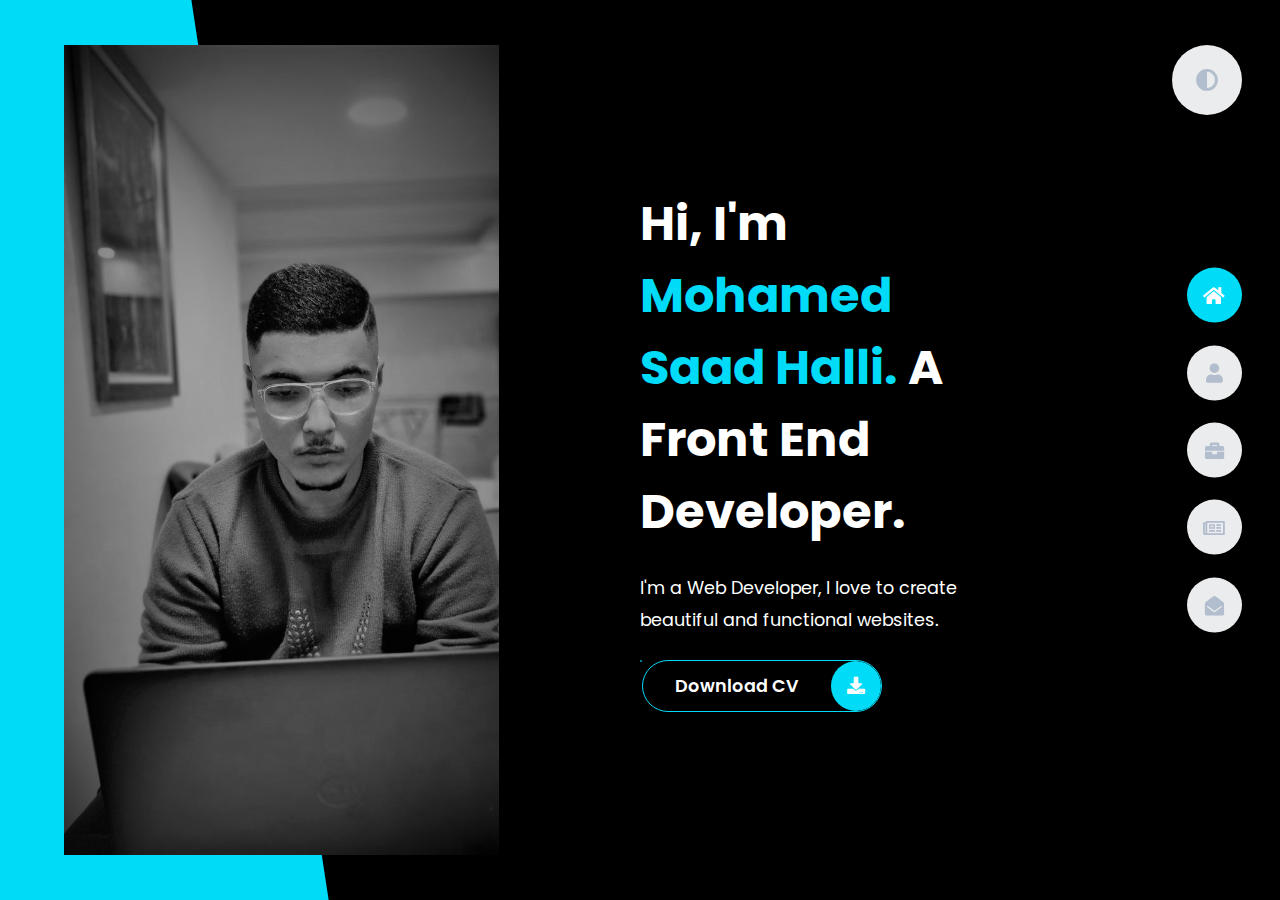
<file: index.html>
<!DOCTYPE html>
<html lang="en">
<head>
    <meta charset="UTF-8">
    <meta http-equiv="X-UA-Compatible" content="IE=edge">
    <meta name="viewport" content="width=device-width, initial-scale=1.0">
    <title>Portfolio</title>
    <link rel="stylesheet" href="styles.css">
    <link rel="preconnect" href="https://fonts.googleapis.com">
    <link rel="preconnect" href="https://fonts.gstatic.com" crossorigin>
    <link rel="stylesheet" href="https://cdnjs.cloudflare.com/ajax/libs/font-awesome/5.15.4/css/all.min.css" integrity="sha512-1ycn6IcaQQ40/MKBW2W4Rhis/DbILU74C1vSrLJxCq57o941Ym01SwNsOMqvEBFlcgUa6xLiPY/NS5R+E6ztJQ==" crossorigin="anonymous" referrerpolicy="no-referrer" />
    <link href="https://fonts.googleapis.com/css2?family=Poppins:wght@400;500;600;700;800&display=swap" rel="stylesheet">
</head>
<body class="main-content">
    <header class="container header active" id="home">
        <div class="header-content">
            <div class="left-header">
                <div class="h-shape"></div>
                <div class="image">
                    <img src="pic saad.JPG" alt="">
                </div>
            </div>
            <div class="right-header">
                <h1 class="name">
                    Hi, I'm <span>Mohamed Saad Halli.</span>
                    A Front End Developer.
                </h1>
                <p>
                    I'm a Web Developer, I love to create beautiful and functional websites.
                    
                </p>
                <div class="btn-con">
                    <a href="" class="main-btn">
                        <a href="MOHAMED SAAD HALLI.pdf" class="main-btn">
                            <span class="btn-text">Download CV</span>
                            <span class="btn-icon"><i class="fas fa-download"></i></span>
                         
                    </a>
                </div>
            </div>
        </div>
    </header>
    <main>
        <section class="container about" id="about">
            <div class="main-title">
                <h2>About <span>me</span><span class="bg-text">About Me</span></h2>
            </div>
            <div class="about-container">
                <div class="left-about">
                    <h4>Information About me</h4>
                    <p>
                        Actually,the developpement help me every day because i'm very passionate with it <br>
            My life is changing thanks to web development <br>I'm only 18 ans my dream is to change and developpe the world.
                    </p>
                    <div class="btn-con">
                        <a href="MOHAMED SAAD HALLI.pdf" class="main-btn">
                            <span href="MOHAMED SAAD HALLI.pdf" class="btn-text">Download MY CV</span>
                            <span class="btn-icon"><i class="fas fa-download"></i></span>
                        </a>
                    </div>
                </div>
                <div class="right-about">
                    <div class="about-item">
                        <div class="abt-text">
                            <p class="large-text">2</p>
                            <p class="small-text">Projects <br /> Completed</p>
                        </div>
                    </div>
                    <div class="about-item">
                        <div class="abt-text">
                            <p class="large-text">1</p>
                            <p class="small-text">Year of <br /> Studiying</p>
                        </div>
                    </div>
                    <div class="about-item">
                        <div class="abt-text">
                            <p class="large-text">2</p>
                            <p class="small-text">Happy <br /> Clients</p>
                        </div>
                    </div>
                    <div class="about-item">
                        <div class="abt-text">
                            <p class="large-text">3</p>
                            <p class="small-text">Customer <br /> reviews</p>
                        </div>
                    </div>
                </div>
            </div>
            <div class="about-stats">
                <h4 class="stat-title">My Skills</h4>
                <div class="progress-bars">
                    <div class="progress-bar">
                        <p class="prog-title">html</p>
                        <div class="progress-con">
                            <p class="prog-text">90%</p>
                            <div class="progress">
                                <span class="html"></span>
                            </div>
                        </div>
                    </div>
                    <div class="progress-bar">
                        <p class="prog-title">css</p>
                        <div class="progress-con">
                            <p class="prog-text">90%</p>
                            <div class="progress">
                                <span class="css"></span>
                            </div>
                        </div>
                    </div>
                    <div class="progress-bar">
                        <p class="prog-title">javascript</p>
                        <div class="progress-con">
                            <p class="prog-text">65%</p>
                            <div class="progress">
                                <span class="js"></span>
                            </div>
                        </div>
                    </div>
                   
                    
                    <div class="progress-bar">
                        <p class="prog-title">Python</p>
                        <div class="progress-con">
                            <p class="prog-text">50%</p>
                            <div class="progress">
                                <span class="python"></span>
                            </div>
                        </div>
                    </div>
                </div>
            </div>
            <h4 class="stat-title">My Timeline</h4>
            <div class="timeline">
                <div class="timeline-item">
                    <div class="tl-icon">
                        <i class="fas fa-briefcase"></i>
                    </div>
                    <p class="tl-duration">2021 - 2022</p>
                    <h5>Baccalaureat Degree<span> - Groupe Scolaire Alexandre</span></h5>
                    <p>
                        In this year i hade my first certificate , after I decided to study my lovely and favourite section.<em>"developpement digital"</em>
                    </p>
                </div>
                <
        </section>
        <section class="container" id="portfolio">
            <div class="main-title">
                <h2>My <span>logos Designes</span><span class="bg-text">My logos Designes</span></h2>
            </div>
            <p class="port-text">
                Here is some of my favourite logos
                Designed By Me .
            </p>
            <div class="portfolios">
                <div class="portfolio-item">
                    <div class="image">
                        <img src="port1.jpg" alt="">
                    </div>
                    <div class="hover-items">
                        <h3>I love Designes❤</h3>
                        
                    </div>
                </div>
                <div class="portfolio-item">
                    <div class="image">
                        <img src="port2.jpg" alt="">
                    </div>
                    <div class="hover-items">
                        <h3>I love Designes❤</h3>
                        
                    </div>
                </div>
                <div class="portfolio-item">
                    <div class="image">
                        <img src="port3.jpg" alt="">
                    </div>
                    <div class="hover-items">
                        <h3>I love Designes❤</h3>
                       
                    </div>
                </div>
                
            </div>
        </section>
        <section class="container" id="blogs">
            <div class="blogs-content">
                <div class="main-title">
                    <h2>My <span>Advices</span><span class="bg-text">My Advices</span></h2>
                </div>
                <div class="blogs">
                    <div class="blog">
                        <img src="blog3.jpg" alt="">
                        <div class="blog-text">
                            <h4>
                                How to Create Your Own Website
                            </h4>
                            <p>
                                <em>1-Start with a simple site plan:</em>
                                Grab a piece of paper and map out the pages you want in your main navigation menu. List any other subpages and where they’ll go. This will help you stay organized and show you the pieces of content you need before you start building.<br>
                                <em>2-Keep your navigation menu short:</em>
                                Related to the site plan, you want to make sure your DIY website doesn’t have too many options in the menu. A menu bar that overflows onto two lines or has a lot of submenus is confusing and hard to use. A good rule of thumb is to have no more than 5-7 pages in your top navigation menu. Your website will look more streamlined and your customers will have an easier time finding what they need—a win/win.<br>
                                <em>3-Think about your audience:</em>
                                If you know specifically who you are trying to reach, you can create a website that’s targeted to what they need. Defining who your website is for (and not for) will make it easier to create a focused, successful do it yourself website. And remember, your audience probably isn’t “everyone”—that goal would be too broad.<br>
                                <em>4. Make your own logo:</em>
                                A logo is an important piece of branding for your DIY website. It helps make your business recognizable, and it’s something you can use on your social media profiles, product packaging, and print materials too. Use Jimdo’s Logo Creator to make one yourself, and put it right in your website’s logo area.
                            </p>
                        </div>
                    </div>
                    <div class="blog">
                        <img src="blog1.jpg" alt="">
                        <div class="blog-text">
                            <h4>
                                How to Become an Expert in Web Design
                            </h4>
                            <p>
                                It will be hard to work in the web design industry without knowing any of the programming languages. Of course, it’s possible to create a website using website builders like Wix or Squarespace. But you will struggle to know the possibilities of the web when you work only with site builders. Knowing how to code will give you a lot of benefits. For example, you’ll be able to form a much more accurate idea of whether or not your design is technically feasible.

                                You need to have the necessary skills in HTML (Hypertext Markup Language) and CSS (Cascading Style Sheets). HTML sets the structure and content of the page, while CSS defines the styling options. I recommend tutorials by W3schools: tutorial on HTML andtutorial on CSS.
                                
                                It’s also preferable to learn JavaScript — it’s one of the most in-demand programming languages. It’ll be much easier to create advances in websites using JavaScript. Major learning platforms provide access to JavaScript courses for free. Check it out an introduction to JavaScript courses by Codecademy and Udacity.
                            </p>
                        </div>
                    </div>
                    <div class="blog">
                        <img src="blog2.jpg" alt="">
                        <div class="blog-text">
                            <h4>
                                Become a Web Designer in 10 Days
                            </h4>
                            <p>
                                Learning web development is a cycle that never ends and you can’t make something useful in 10 days, unless you already have some experience with some web concepts or want to dedicate more than 10 days to it. Not getting what you expect may make you want to quit but don’t despair (despite other answers).

                                The best way for me to learn something is getting your hands dirty with some project or anything I can apply it, so build a website, choose any topic of your like and do the following:
                                
                                1-Install tools that don’t require for you to code (yet, at most follow a recipe), and that can work out of the box, for example you can install docker and download a docker recipe for wordpress or you can download a static file generator or a flat-file CMS (Grav for example) that won’t require to use a database and should be easy to install. You will have a site up and running in a matter of a few hours, minutes if you are lucky.<br>
                                2-Choose a theme you like. Usually Wordpress and other CMS have different free themes or templates that are pre-built and you can re-use without any coding knowledge<br>
                                3-Fill the site with content.<br>
                                4-Upload your site to a host, there are a few free or cheap hostings out there that support many CMS or at least there is a trial where you can put your site live. Worst thing here is to figure out how to upload the files to the host, there are many different options, easiest is probably through FTP, you’ll need an FTP client for this.<br>
                                5-Launch your site and feel good about it (because you will feel bad when things are not getting the things as expected). Now you have completed the pre-requisites to start learning web development.<br>
                                6-Next, choose something you visually want to change or improve in your site and do a hell of research of how to do it. This is called front-end development.
                                Choose something you want to change or improve in your site in terms of functionality and do a hell of research of how to do it. This is called back-end development.
                            </p>
                        </div>
                    </div>
                    
        </section>
        <section class="container contact" id="contact">
            <div class="contact-container">
                <div class="main-title">
                    <h2>Contact <span>Me</span><span class="bg-text">Contact</span></h2>
                </div>
                <div class="contact-content-con">
                    <div class="left-contact">
                       
                       
                        <div class="contact-info">
                            <div class="contact-item">
                                <div class="icon">
                                    <i class="fas fa-map-marker-alt"></i>
                                    <span>Pays:</span>
                                </div>
                                <p>
                                    <span><a href="https://fr.wikipedia.org/wiki/Maroc">Maroc</a> </span>
                                </p>
                            </div>
                            <div class="contact-item">
                                <div class="icon">
                                    <i class="fas fa-envelope"></i>
                                    <span>Email:</span>
                                </div>
                                <p>
                                    <span><a href="mailto:saadhalli@gmail.com">saadhalli@gmail.com</a> </span>
                                </p>
                            </div>
                            
                            <div class="contact-item">
                                <div class="icon">
                                    <i class="fas fa-user-graduate"></i>
                                    <span>Numéro de téléphone:</span>
                                </div>
                                <p>
                                    <a href="tel:+212702859801"> +212702859801 </a> 
                                </p>
                            </div>
                            <div class="contact-item">
                                <div class="icon">
                                    <i class="fas fa-globe-africa"></i>
                                    <span>Langues:</span>
                                </div>
                                <p>
                                    <span> Arabe,français,Allemand,Anglais</span>
                                </p>
                            </div>
                        </div>
                        <div class="contact-icons">
                            <div class="contact-icon">
                                <a href="www.facebook.com" target="_blank">
                                    <i class="fab fa-facebook-f"></i>
                                </a>
                                <a href="#" target="_blank">
                                    <i class="fab fa-instagram"></i>
                                </a>
                                <a href="#" target="_blank">
                                    <i class="fab fa-linkedin"></i>
                                </a>
                                
                                </a>
                            </div>
                        </div>
                    </div>
                    
                                </a>
                            </div>
                        </form>
                    </div>
                </div>
            </div>
        </section>
    </main>

    <div class="controls">
        <div class="control active-btn" data-id="home" >
            <i class="fas fa-home"></i>
        </div>
        <div class="control" data-id="about">
            <i class="fas fa-user"></i>
        </div>
        <div class="control" data-id="portfolio">
            <i class="fas fa-briefcase"></i>
        </div>
        <div class="control" data-id="blogs">
            <i class="far fa-newspaper"></i>
        </div>
        <div class="control" data-id="contact">
            <i class="fas fa-envelope-open"></i>
        </div>
    </div>
    <div class="theme-btn">
        <i class="fas fa-adjust"></i>
    </div>
    <script src="app.js"></script>
</body>
</html>
</file>
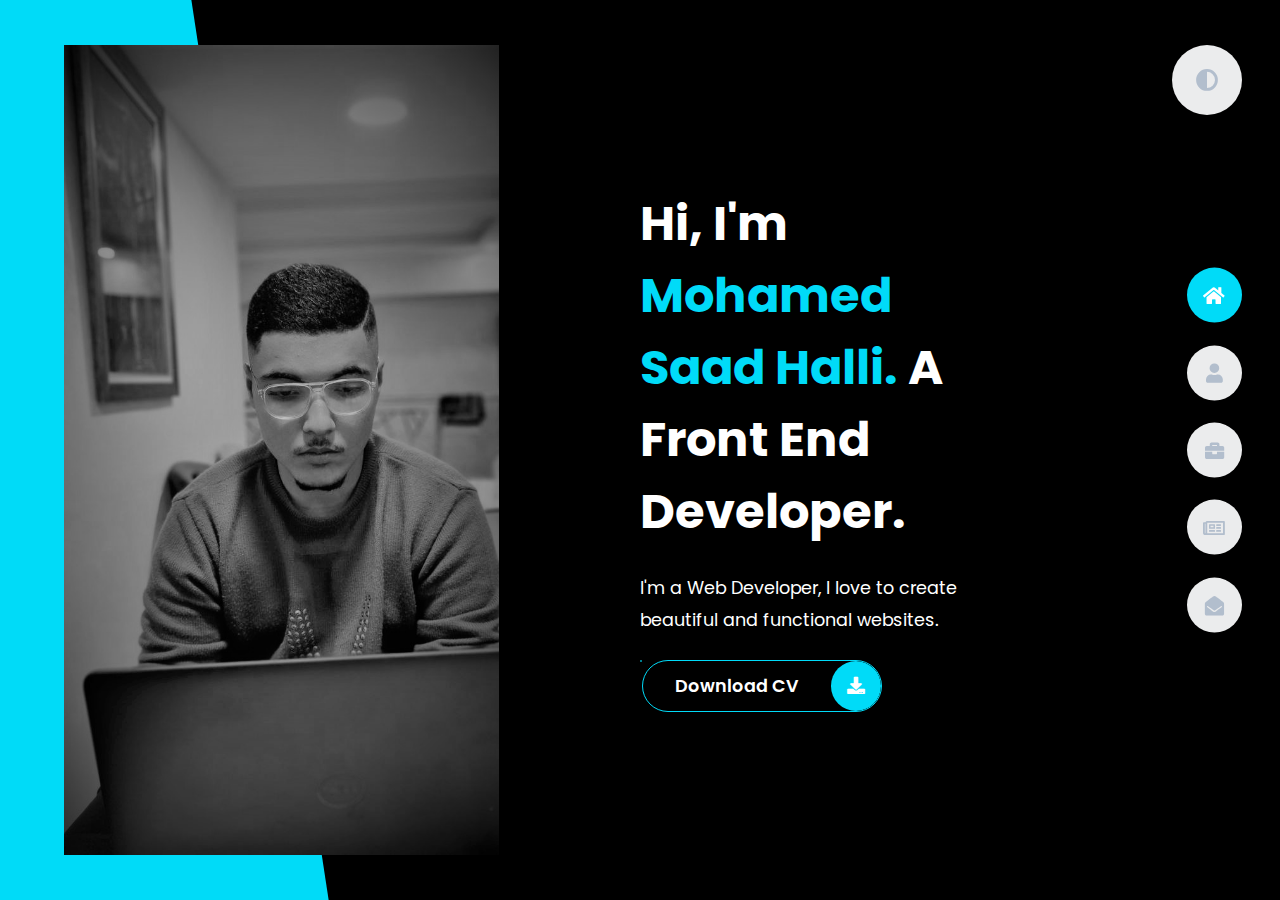
<file: insex.html>
<!DOCTYPE html>
<html lang="en">
<head>
    <meta charset="UTF-8">
    <meta http-equiv="X-UA-Compatible" content="IE=edge">
    <meta name="viewport" content="width=device-width, initial-scale=1.0">
    <title>Portfolio</title>
    <link rel="stylesheet" href="styles.css">
    <link rel="preconnect" href="https://fonts.googleapis.com">
    <link rel="preconnect" href="https://fonts.gstatic.com" crossorigin>
    <link rel="stylesheet" href="https://cdnjs.cloudflare.com/ajax/libs/font-awesome/5.15.4/css/all.min.css" integrity="sha512-1ycn6IcaQQ40/MKBW2W4Rhis/DbILU74C1vSrLJxCq57o941Ym01SwNsOMqvEBFlcgUa6xLiPY/NS5R+E6ztJQ==" crossorigin="anonymous" referrerpolicy="no-referrer" />
    <link href="https://fonts.googleapis.com/css2?family=Poppins:wght@400;500;600;700;800&display=swap" rel="stylesheet">
</head>
<body class="main-content">
    <header class="container header active" id="home">
        <div class="header-content">
            <div class="left-header">
                <div class="h-shape"></div>
                <div class="image">
                    <img src="pic saad.JPG" alt="">
                </div>
            </div>
            <div class="right-header">
                <h1 class="name">
                    Hi, I'm <span>Mohamed Saad Halli.</span>
                    A Front End Developer.
                </h1>
                <p>
                    I'm a Web Developer, I love to create beautiful and functional websites.
                    
                </p>
                <div class="btn-con">
                    <a href="" class="main-btn">
                        <a href="MOHAMED SAAD HALLI.pdf" class="main-btn">
                            <span class="btn-text">Download CV</span>
                            <span class="btn-icon"><i class="fas fa-download"></i></span>
                         
                    </a>
                </div>
            </div>
        </div>
    </header>
    <main>
        <section class="container about" id="about">
            <div class="main-title">
                <h2>About <span>me</span><span class="bg-text">About Me</span></h2>
            </div>
            <div class="about-container">
                <div class="left-about">
                    <h4>Information About me</h4>
                    <p>
                        Actually,the developpement help me every day because i'm very passionate with it <br>
            My life is changing thanks to web development <br>I'm only 18 ans my dream is to change and developpe the world.
                    </p>
                    <div class="btn-con">
                        <a href="MOHAMED SAAD HALLI.pdf" class="main-btn">
                            <span href="MOHAMED SAAD HALLI.pdf" class="btn-text">Download MY CV</span>
                            <span class="btn-icon"><i class="fas fa-download"></i></span>
                        </a>
                    </div>
                </div>
                <div class="right-about">
                    <div class="about-item">
                        <div class="abt-text">
                            <p class="large-text">2</p>
                            <p class="small-text">Projects <br /> Completed</p>
                        </div>
                    </div>
                    <div class="about-item">
                        <div class="abt-text">
                            <p class="large-text">1</p>
                            <p class="small-text">Year of <br /> Studiying</p>
                        </div>
                    </div>
                    <div class="about-item">
                        <div class="abt-text">
                            <p class="large-text">2</p>
                            <p class="small-text">Happy <br /> Clients</p>
                        </div>
                    </div>
                    <div class="about-item">
                        <div class="abt-text">
                            <p class="large-text">3</p>
                            <p class="small-text">Customer <br /> reviews</p>
                        </div>
                    </div>
                </div>
            </div>
            <div class="about-stats">
                <h4 class="stat-title">My Skills</h4>
                <div class="progress-bars">
                    <div class="progress-bar">
                        <p class="prog-title">html</p>
                        <div class="progress-con">
                            <p class="prog-text">90%</p>
                            <div class="progress">
                                <span class="html"></span>
                            </div>
                        </div>
                    </div>
                    <div class="progress-bar">
                        <p class="prog-title">css</p>
                        <div class="progress-con">
                            <p class="prog-text">90%</p>
                            <div class="progress">
                                <span class="css"></span>
                            </div>
                        </div>
                    </div>
                    <div class="progress-bar">
                        <p class="prog-title">javascript</p>
                        <div class="progress-con">
                            <p class="prog-text">65%</p>
                            <div class="progress">
                                <span class="js"></span>
                            </div>
                        </div>
                    </div>
                   
                    
                    <div class="progress-bar">
                        <p class="prog-title">Python</p>
                        <div class="progress-con">
                            <p class="prog-text">50%</p>
                            <div class="progress">
                                <span class="python"></span>
                            </div>
                        </div>
                    </div>
                </div>
            </div>
            <h4 class="stat-title">My Timeline</h4>
            <div class="timeline">
                <div class="timeline-item">
                    <div class="tl-icon">
                        <i class="fas fa-briefcase"></i>
                    </div>
                    <p class="tl-duration">2021 - 2022</p>
                    <h5>Baccalaureat Degree<span> - Groupe Scolaire Alexandre</span></h5>
                    <p>
                        In this year i hade my first certificate , after I decided to study my lovely and favourite section.<em>"developpement digital"</em>
                    </p>
                </div>
                <
        </section>
        <section class="container" id="portfolio">
            <div class="main-title">
                <h2>My <span>logos Designes</span><span class="bg-text">My logos Designes</span></h2>
            </div>
            <p class="port-text">
                Here is some of my favourite logos
                Designed By Me .
            </p>
            <div class="portfolios">
                <div class="portfolio-item">
                    <div class="image">
                        <img src="port1.jpg" alt="">
                    </div>
                    <div class="hover-items">
                        <h3>I love Designes❤</h3>
                        
                    </div>
                </div>
                <div class="portfolio-item">
                    <div class="image">
                        <img src="port2.jpg" alt="">
                    </div>
                    <div class="hover-items">
                        <h3>I love Designes❤</h3>
                        
                    </div>
                </div>
                <div class="portfolio-item">
                    <div class="image">
                        <img src="port3.jpg" alt="">
                    </div>
                    <div class="hover-items">
                        <h3>I love Designes❤</h3>
                       
                    </div>
                </div>
                
            </div>
        </section>
        <section class="container" id="blogs">
            <div class="blogs-content">
                <div class="main-title">
                    <h2>My <span>Advices</span><span class="bg-text">My Advices</span></h2>
                </div>
                <div class="blogs">
                    <div class="blog">
                        <img src="blog3.jpg" alt="">
                        <div class="blog-text">
                            <h4>
                                How to Create Your Own Website
                            </h4>
                            <p>
                                <em>1-Start with a simple site plan:</em>
                                Grab a piece of paper and map out the pages you want in your main navigation menu. List any other subpages and where they’ll go. This will help you stay organized and show you the pieces of content you need before you start building.<br>
                                <em>2-Keep your navigation menu short:</em>
                                Related to the site plan, you want to make sure your DIY website doesn’t have too many options in the menu. A menu bar that overflows onto two lines or has a lot of submenus is confusing and hard to use. A good rule of thumb is to have no more than 5-7 pages in your top navigation menu. Your website will look more streamlined and your customers will have an easier time finding what they need—a win/win.<br>
                                <em>3-Think about your audience:</em>
                                If you know specifically who you are trying to reach, you can create a website that’s targeted to what they need. Defining who your website is for (and not for) will make it easier to create a focused, successful do it yourself website. And remember, your audience probably isn’t “everyone”—that goal would be too broad.<br>
                                <em>4. Make your own logo:</em>
                                A logo is an important piece of branding for your DIY website. It helps make your business recognizable, and it’s something you can use on your social media profiles, product packaging, and print materials too. Use Jimdo’s Logo Creator to make one yourself, and put it right in your website’s logo area.
                            </p>
                        </div>
                    </div>
                    <div class="blog">
                        <img src="blog1.jpg" alt="">
                        <div class="blog-text">
                            <h4>
                                How to Become an Expert in Web Design
                            </h4>
                            <p>
                                It will be hard to work in the web design industry without knowing any of the programming languages. Of course, it’s possible to create a website using website builders like Wix or Squarespace. But you will struggle to know the possibilities of the web when you work only with site builders. Knowing how to code will give you a lot of benefits. For example, you’ll be able to form a much more accurate idea of whether or not your design is technically feasible.

                                You need to have the necessary skills in HTML (Hypertext Markup Language) and CSS (Cascading Style Sheets). HTML sets the structure and content of the page, while CSS defines the styling options. I recommend tutorials by W3schools: tutorial on HTML andtutorial on CSS.
                                
                                It’s also preferable to learn JavaScript — it’s one of the most in-demand programming languages. It’ll be much easier to create advances in websites using JavaScript. Major learning platforms provide access to JavaScript courses for free. Check it out an introduction to JavaScript courses by Codecademy and Udacity.
                            </p>
                        </div>
                    </div>
                    <div class="blog">
                        <img src="blog2.jpg" alt="">
                        <div class="blog-text">
                            <h4>
                                Become a Web Designer in 10 Days
                            </h4>
                            <p>
                                Learning web development is a cycle that never ends and you can’t make something useful in 10 days, unless you already have some experience with some web concepts or want to dedicate more than 10 days to it. Not getting what you expect may make you want to quit but don’t despair (despite other answers).

                                The best way for me to learn something is getting your hands dirty with some project or anything I can apply it, so build a website, choose any topic of your like and do the following:
                                
                                1-Install tools that don’t require for you to code (yet, at most follow a recipe), and that can work out of the box, for example you can install docker and download a docker recipe for wordpress or you can download a static file generator or a flat-file CMS (Grav for example) that won’t require to use a database and should be easy to install. You will have a site up and running in a matter of a few hours, minutes if you are lucky.<br>
                                2-Choose a theme you like. Usually Wordpress and other CMS have different free themes or templates that are pre-built and you can re-use without any coding knowledge<br>
                                3-Fill the site with content.<br>
                                4-Upload your site to a host, there are a few free or cheap hostings out there that support many CMS or at least there is a trial where you can put your site live. Worst thing here is to figure out how to upload the files to the host, there are many different options, easiest is probably through FTP, you’ll need an FTP client for this.<br>
                                5-Launch your site and feel good about it (because you will feel bad when things are not getting the things as expected). Now you have completed the pre-requisites to start learning web development.<br>
                                6-Next, choose something you visually want to change or improve in your site and do a hell of research of how to do it. This is called front-end development.
                                Choose something you want to change or improve in your site in terms of functionality and do a hell of research of how to do it. This is called back-end development.
                            </p>
                        </div>
                    </div>
                    
        </section>
        <section class="container contact" id="contact">
            <div class="contact-container">
                <div class="main-title">
                    <h2>Contact <span>Me</span><span class="bg-text">Contact</span></h2>
                </div>
                <div class="contact-content-con">
                    <div class="left-contact">
                       
                       
                        <div class="contact-info">
                            <div class="contact-item">
                                <div class="icon">
                                    <i class="fas fa-map-marker-alt"></i>
                                    <span>Pays:</span>
                                </div>
                                <p>
                                    <span><a href="https://fr.wikipedia.org/wiki/Maroc">Maroc</a> </span>
                                </p>
                            </div>
                            <div class="contact-item">
                                <div class="icon">
                                    <i class="fas fa-envelope"></i>
                                    <span>Email:</span>
                                </div>
                                <p>
                                    <span><a href="mailto:saadhalli@gmail.com">saadhalli@gmail.com</a> </span>
                                </p>
                            </div>
                            
                            <div class="contact-item">
                                <div class="icon">
                                    <i class="fas fa-user-graduate"></i>
                                    <span>Numéro de téléphone:</span>
                                </div>
                                <p>
                                    <a href="tel:+212702859801"> +212702859801 </a> 
                                </p>
                            </div>
                            <div class="contact-item">
                                <div class="icon">
                                    <i class="fas fa-globe-africa"></i>
                                    <span>Langues:</span>
                                </div>
                                <p>
                                    <span> Arabe,français,Allemand,Anglais</span>
                                </p>
                            </div>
                        </div>
                        <div class="contact-icons">
                            <div class="contact-icon">
                                <a href="www.facebook.com" target="_blank">
                                    <i class="fab fa-facebook-f"></i>
                                </a>
                                <a href="#" target="_blank">
                                    <i class="fab fa-instagram"></i>
                                </a>
                                <a href="#" target="_blank">
                                    <i class="fab fa-linkedin"></i>
                                </a>
                                
                                </a>
                            </div>
                        </div>
                    </div>
                    
                                </a>
                            </div>
                        </form>
                    </div>
                </div>
            </div>
        </section>
    </main>

    <div class="controls">
        <div class="control active-btn" data-id="home" >
            <i class="fas fa-home"></i>
        </div>
        <div class="control" data-id="about">
            <i class="fas fa-user"></i>
        </div>
        <div class="control" data-id="portfolio">
            <i class="fas fa-briefcase"></i>
        </div>
        <div class="control" data-id="blogs">
            <i class="far fa-newspaper"></i>
        </div>
        <div class="control" data-id="contact">
            <i class="fas fa-envelope-open"></i>
        </div>
    </div>
    <div class="theme-btn">
        <i class="fas fa-adjust"></i>
    </div>
    <script src="app.js"></script>
</body>
</html>
</file>
<file: styles.css>
* {
    margin: 0;
    padding: 0;
    box-sizing: border-box;
    list-style: none;
  }
  
  :root {
    --color-primary: #000000;
    --color-secondary: #00dbf8;
    --color-white: #FFFFFF;
    --color-black: #000;
    --color-grey0: #f8f8f8;
    --color-grey-1: #dbe1e8;
    --color-grey-2: #b2becd;
    --color-grey-3: #6c7983;
    --color-grey-4: #ebeced;
    --color-grey-5: #2a2e35;
    --color-grey-6: #12181b;
    --br-sm-2: 14px;
    --box-shadow-1: 0 3px 15px rgba(0,0,0,.3);
  }
  
  .light-mode {
    --color-primary: #ffffff;
    --color-secondary: #000000;
    --color-white: #454e56;
    --color-black: #000;
    --color-grey0: #f8f8f8;
    --color-grey-1: #cbd2d4;
    --color-grey-2: #000000;
    --color-grey-3: #ffffff;
    --color-grey-4: #d60707;
    --color-grey-5: #f5f1f1;
    --color-grey-6: #f00101;
  }
  
  body {
    background-color: var(--color-primary);
    font-family: "Poppins", sans-serif;
    font-size: 1.1rem;
    color: var(--color-white);
    transition: all 0.4s ease-in-out;
  }
  
  a {
    display: inline-block;
    text-decoration: none;
    color: inherit;
    font-family: inherit;
  }
  
  header {
    min-height: 100vh;
    color: var(--color-white);
    overflow: hidden;
    padding: 0 !important;
  }
  
  section {
    min-height: 100vh;
    width: 100%;
    position: absolute;
    left: 0;
    top: 0;
    padding: 3rem 18rem;
  }
  
  .container {
    display: none;
    transform: translateY(-100%) scale(0);
    transition: all 0.4s ease-in-out;
    background-color: var(--color-primary);
  }
  
  .active {
    display: block;
    animation: appear 1s ease-in-out;
    transform: translateY(0) scaleY(1);
  }
  @keyframes appear {
    0% {
      transform: translateY(-100%) scaleY(0);
    }
    100% {
      transform: translateY(0) scaleY(1);
    }
  }
  
  .controls {
    position: fixed;
    z-index: 10;
    top: 50%;
    right: 3%;
    display: flex;
    flex-direction: column;
    align-items: center;
    justify-content: center;
    transform: translateY(-50%);
  }
  .controls .control {
    padding: 1rem;
    cursor: pointer;
    background-color: var(--color-grey-4);
    width: 55px;
    height: 55px;
    border-radius: 50%;
    display: flex;
    justify-content: center;
    align-items: center;
    margin: 0.7rem 0;
    box-shadow: var(--box-shadow-1);
  }
  .controls .control i {
    font-size: 1.2rem;
    color: var(--color-grey-2);
    pointer-events: none;
  }
  .controls .active-btn {
    background-color: var(--color-secondary);
    transition: all 0.4s ease-in-out;
  }
  .controls .active-btn i {
    color: var(--color-white);
  }
  
  .theme-btn {
    top: 5%;
    right: 3%;
    width: 70px;
    height: 70px;
    border-radius: 50%;
    background-color: var(--color-grey-4);
    cursor: pointer;
    position: fixed;
    display: flex;
    justify-content: center;
    align-items: center;
    box-shadow: 0 3px 15px rgba(0, 0, 0, 0.3);
    transition: all 0.1s ease-in-out;
  }
  .theme-btn:active {
    transform: translateY(-3px);
  }
  .theme-btn i {
    font-size: 1.4rem;
    color: var(--color-grey-2);
    pointer-events: none;
  }
  
  /*Header-content*/
  .header-content {
    display: grid;
    grid-template-columns: repeat(2, 1fr);
    min-height: 100vh;
  }
  .header-content .left-header {
    display: flex;
    align-items: center;
    position: relative;
  }
  .header-content .left-header .h-shape {
    transition: all 0.4s ease-in-out;
    width: 65%;
    height: 100%;
    background-color: var(--color-secondary);
    position: absolute;
    left: 0;
    top: 0;
    z-index: -1;
    clip-path: polygon(0 0, 46% 0, 79% 100%, 0% 100%);
  }
  .header-content .left-header .image {
    border-radius: var(--br-sm-2);
    height: 90%;
    width: 68%;
    margin-left: 4rem;
    background-color: var(--color-black);
    transition: all 0.4s ease-in-out;
  }
  .header-content .left-header .image img {
    width: 100%;
    height: 100%;
    object-fit: cover;
    transition: all 0.4s ease-in-out;
    filter: grayscale(100%);
  }
  .header-content .left-header .image img:hover {
    filter: grayscale(0);
  }
  .header-content .right-header {
    display: flex;
    flex-direction: column;
    justify-content: center;
    padding-right: 18rem;
  }
  .header-content .right-header .name {
    font-size: 3rem;
  }
  .header-content .right-header .name span {
    color: var(--color-secondary);
  }
  .header-content .right-header p {
    margin: 1.5rem 0;
    line-height: 2rem;
  }
  
  /*About*/
  .about-container {
    display: grid;
    grid-template-columns: repeat(2, 1fr);
    padding-top: 3.5rem;
    padding-bottom: 5rem;
  }
  .about-container .right-about {
    display: grid;
    grid-template-columns: repeat(2, 1fr);
    grid-gap: 2rem;
  }
  .about-container .right-about .about-item {
    border: 1px solid var(--color-grey-5);
    border-radius: 5px;
    transition: all 0.4s ease-in-out;
    box-shadow: 1px 2px 15px rgba(0, 0, 0, 0.1);
  }
  .about-container .right-about .about-item:hover {
    cursor: default;
    transform: translateY(-5px);
    border: 1px solid var(--color-secondary);
    box-shadow: 1px 4px 15px rgba(0, 0, 0, 0.32);
  }
  .about-container .right-about .about-item .abt-text {
    padding: 1.5rem;
    display: flex;
    flex-direction: column;
  }
  .about-container .right-about .about-item .abt-text .large-text {
    font-size: 3rem;
    font-weight: 700;
    color: var(--color-secondary);
  }
  .about-container .right-about .about-item .abt-text .small-text {
    padding-left: 3rem;
    position: relative;
    text-transform: uppercase;
    font-size: 1.2rem;
    color: var(--color-grey-1);
    letter-spacing: 2px;
  }
  .about-container .right-about .about-item .abt-text .small-text::before {
    content: "";
    position: absolute;
    left: 0;
    top: 15px;
    width: 2rem;
    height: 2px;
    background-color: var(--color-grey-5);
  }
  .about-container .left-about {
    padding-right: 5rem;
  }
  .about-container .left-about p {
    line-height: 2rem;
    padding: 1rem;
    color: var(--color-grey-1);
  }
  .about-container .left-about h4 {
    font-size: 2rem;
    text-transform: uppercase;
  }
  
  .about-stats {
    padding-bottom: 4rem;
  }
  .about-stats .progress-bars {
    display: grid;
    grid-template-columns: repeat(2, 1fr);
    grid-gap: 2rem;
  }
  .about-stats .progress-bars .progress-bar {
    display: flex;
    flex-direction: column;
  }
  .about-stats .progress-bars .progress-bar .prog-title {
    text-transform: uppercase;
    font-weight: 500;
  }
  .about-stats .progress-bars .progress-bar .progress-con {
    display: flex;
    align-items: center;
  }
  .about-stats .progress-bars .progress-bar .progress-con .prog-text {
    color: var(--color-grey-2);
  }
  .about-stats .progress-bars .progress-bar .progress-con .progress {
    width: 100%;
    height: 0.45rem;
    background-color: var(--color-grey-4);
    margin-left: 1rem;
    position: relative;
  }
  .about-stats .progress-bars .progress-bar .progress-con .progress span {
    position: absolute;
    top: 0;
    left: 0;
    height: 100%;
    background-color: var(--color-secondary);
    transition: all 0.4s ease-in-out;
    width: 60%;
  }
  .about-stats .progress-bars .progress-bar .progress-con .progress .html {
    width: 90%;
  }
  .about-stats .progress-bars .progress-bar .progress-con .progress .css {
    width: 90%;
  }
  .about-stats .progress-bars .progress-bar .progress-con .progress .js {
    width: 65%;
  }
  
  .about-stats .progress-bars .progress-bar .progress-con .progress .python {
    width: 50%;
  }
  
  .stat-title {
    text-transform: uppercase;
    font-size: 1.4rem;
    text-align: center;
    padding: 3.5rem 0;
    position: relative;
  }
  .stat-title::before {
    content: "";
    position: absolute;
    left: 50%;
    top: 0;
    width: 40%;
    height: 1px;
    background-color: var(--color-grey-5);
    transform: translateX(-50%);
  }
  
  /*Timeline*/
  .timeline {
    display: grid;
    grid-template-columns: repeat(2, 1fr);
    grid-gap: 2rem;
    padding-bottom: 3rem;
  }
  .timeline .timeline-item {
    position: relative;
    padding-left: 3rem;
    border-left: 1px solid var(--color-grey-5);
  }
  .timeline .timeline-item .tl-icon {
    position: absolute;
    left: -27px;
    top: 0;
    background-color: var(--color-secondary);
    width: 50px;
    height: 50px;
    border-radius: 50%;
    display: flex;
    align-items: center;
    justify-content: center;
  }
  .timeline .timeline-item .tl-icon i {
    font-size: 1.3rem;
  }
  .timeline .timeline-item .tl-duration {
    padding: 0.2rem 0.6rem;
    background-color: var(--color-grey-5);
    border-radius: 15px;
    display: inline-block;
    font-size: 0.8rem;
    text-transform: uppercase;
    font-weight: 500;
  }
  .timeline .timeline-item h5 {
    padding: 1rem 0;
    text-transform: uppercase;
    font-size: 1.3rem;
    font-weight: 600;
  }
  .timeline .timeline-item h5 span {
    color: var(--color-grey-2);
    font-weight: 500;
    font-size: 1.2rem;
  }
  .timeline .timeline-item p {
    color: var(--color-grey-2);
  }
  
  .port-text {
    padding: 2rem 0;
    text-align: center;
  }
  
  .portfolios {
    display: grid;
    grid-template-columns: repeat(3, 1fr);
    grid-gap: 2rem;
    margin-top: 3rem;
  }
  .portfolios .portfolio-item {
    position: relative;
    border-radius: 15px;
  }
  .portfolios .portfolio-item img {
    width: 100%;
    height: 300px;
    object-fit: cover;
    border-radius: 15px;
  }
  .portfolios .portfolio-item .hover-items {
    width: 100%;
    height: 100%;
    background-color: var(--color-secondary);
    position: absolute;
    left: 0;
    top: 0;
    border-radius: 15px;
    display: flex;
    justify-content: center;
    align-items: center;
    flex-direction: column;
    opacity: 0;
    transform: scale(0);
    transition: all 0.4s ease-in-out;
  }
  .portfolios .portfolio-item .hover-items h3 {
    font-size: 1.5rem;
    color: var(--color-white);
    margin-bottom: 1.5rem;
  }
  .portfolios .portfolio-item .hover-items .icons {
    display: flex;
    justify-content: center;
    align-items: center;
  }
  .portfolios .portfolio-item .hover-items .icons .icon {
    background-color: var(--color-primary);
    border-radius: 50%;
    width: 50px;
    height: 50px;
    display: flex;
    align-items: center;
    justify-content: center;
    margin: 0 1rem;
    cursor: pointer;
    transition: all 0.4s ease-in-out;
  }
  .portfolios .portfolio-item .hover-items .icons .icon i {
    font-size: 1.5rem;
    color: var(--color-white);
    margin: 0 1rem;
  }
  .portfolios .portfolio-item .hover-items .icons .icon:hover {
    background-color: var(--color-white);
  }
  .portfolios .portfolio-item .hover-items .icons .icon:hover i {
    color: var(--color-primary);
  }
  
  .portfolio-item:hover .hover-items {
    opacity: 1;
    transform: scale(1);
  }
  
  .blogs {
    display: grid;
    grid-template-columns: repeat(3, 1fr);
    grid-gap: 2rem;
    margin-top: 3rem;
  }
  .blogs .blog {
    position: relative;
    background-color: var(--color-grey-5);
    border-radius: 5px;
    box-shadow: 1px 1px 20px rgba(0, 0, 0, 0.1);
    transition: all 0.4s ease-in-out;
  }
  .blogs .blog:hover {
    box-shadow: 1px 1px 20px rgba(0, 0, 0, 0.3);
    transform: translateY(-5px);
    transition: all 0.4s ease-in-out;
  }
  .blogs .blog:hover img {
    filter: grayscale(0);
    transform: scale(1.1);
    box-shadow: 0px 4px 15px rgba(0, 0, 0, 0.8);
  }
  .blogs .blog img {
    width: 100%;
    height: 300px;
    object-fit: cover;
    border-top-left-radius: 5px;
    border-top-right-radius: 5px;
    filter: grayscale(100%);
    transition: all 0.4s ease-in-out;
  }
  .blogs .blog .blog-text {
    margin-top: -7px;
    padding: 1.1rem;
    border-top: 8px solid var(--color-secondary);
  }
  .blogs .blog .blog-text h4 {
    font-size: 1.5rem;
    margin-bottom: 0.7rem;
    transition: all 0.4s ease-in-out;
    cursor: pointer;
  }
  .blogs .blog .blog-text h4:hover {
    color: var(--color-secondary);
  }
  .blogs .blog .blog-text p {
    color: var(--color-grey-2);
    line-height: 2rem;
    padding-bottom: 1rem;
  }
  
  .contact-content-con {
    display: flex;
    padding-top: 3.5rem;
  }
  .contact-content-con .left-contact {
    flex: 2;
  }
  .contact-content-con .left-contact h4 {
    margin-top: 1rem;
    font-size: 2rem;
    text-transform: uppercase;
  }
  .contact-content-con .left-contact p {
    margin: 1rem 0;
    line-height: 2rem;
  }
  .contact-content-con .left-contact .contact-info .contact-item {
    display: flex;
    align-items: center;
    justify-content: space-between;
  }
  .contact-content-con .left-contact .contact-info .contact-item p {
    margin: 0.3rem 0 !important;
    padding: 0 !important;
  }
  .contact-content-con .left-contact .contact-info .contact-item .icon {
    display: grid;
    grid-template-columns: 40px 1fr;
  }
  .contact-content-con .left-contact .contact-info .contact-item .icon i {
    display: flex;
    align-items: center;
    font-size: 1.3rem;
  }
  .contact-content-con .left-contact .contact-icon {
    display: flex;
    margin-top: 2rem;
  }
  .contact-content-con .left-contact .contact-icon a {
    display: flex;
    align-items: center;
    color: var(--color-white);
    background-color: var(--color-grey-5);
    cursor: pointer;
    justify-content: center;
    width: 50px;
    height: 50px;
    border-radius: 50%;
    margin: 0 0.4rem;
    transition: all 0.4s ease-in-out;
  }
  .contact-content-con .left-contact .contact-icon a:hover {
    background-color: var(--color-secondary);
  }
  .contact-content-con .left-contact .contact-icon a:hover i {
    color: var(--color-primary);
  }
  .contact-content-con .left-contact .contact-icon a i {
    display: flex;
    align-items: center;
    justify-content: center;
    font-size: 1.3rem;
  }
  .contact-content-con .right-contact {
    flex: 3;
    margin-left: 3rem;
  }
  .contact-content-con .right-contact .input-control {
    margin: 1.5rem 0;
  }
  .contact-content-con .right-contact .input-control input, .contact-content-con .right-contact .input-control textarea {
    border-radius: 30px;
    font-weight: inherit;
    font-size: inherit;
    font-family: inherit;
    padding: 0.8rem 1.1rem;
    outline: none;
    border: none;
    background-color: var(--color-grey-5);
    width: 100%;
    color: var(--color-white);
    resize: none;
  }
  .contact-content-con .right-contact .i-c-2 {
    display: flex;
  }
  .contact-content-con .right-contact .i-c-2 :last-child {
    margin-left: 1.5rem;
  }
  .contact-content-con .right-contact .submit-btn {
    display: flex;
    justify-content: flex-start;
  }
  
  /*Independed components*/
  .btn-con {
    display: flex;
    align-self: flex-start;
  }
  
  .main-btn {
    border-radius: 30px;
    color: inherit;
    font-weight: 600;
    position: relative;
    border: 1px solid var(--color-secondary);
    display: flex;
    align-self: flex-start;
    align-items: center;
    overflow: hidden;
  }
  .main-btn .btn-text {
    padding: 0 2rem;
  }
  .main-btn .btn-icon {
    background-color: var(--color-secondary);
    display: flex;
    align-items: center;
    justify-content: center;
    border-radius: 50%;
    padding: 1rem;
  }
  .main-btn::before {
    content: "";
    position: absolute;
    top: 0;
    right: 0;
    transform: translateX(100%);
    transition: all 0.4s ease-out;
    z-index: -1;
  }
  .main-btn:hover {
    transition: all 0.4s ease-out;
  }
  .main-btn:hover::before {
    width: 100%;
    height: 100%;
    background-color: var(--color-secondary);
    transform: translateX(0);
    transition: all 0.4s ease-out;
  }
  
  .main-title {
    text-align: center;
  }
  .main-title h2 {
    position: relative;
    text-transform: uppercase;
    font-size: 4rem;
    font-weight: 700;
  }
  .main-title h2 span {
    color: var(--color-secondary);
  }
  .main-title h2 .bg-text {
    position: absolute;
    top: 50%;
    left: 50%;
    color: var(--color-grey-5);
    transition: all 0.4s ease-in-out;
    z-index: -1;
    transform: translate(-50%, -50%);
    font-weight: 800;
    font-size: 6.3rem;
  }
  
  .about-container .left-about p {
    padding-left: 0;
  }
  
  @media screen and (max-width: 600px) {
    header {
      padding: 0 !important;
    }
  
    .theme-btn {
      width: 50px;
      height: 50px;
    }
  
    .header-content {
      grid-template-columns: repeat(1, 1fr);
      padding-bottom: 6rem;
    }
  
    .left-header .h-shape {
      display: none;
    }
  
    .right-header {
      grid-row: 1;
      padding-right: 0rem !important;
      width: 90%;
      margin: 0 auto;
    }
    .right-header .name {
      font-size: 2.5rem !important;
      text-align: center;
      padding-top: 3rem;
    }
  
    .header-content .left-header .image {
      margin: 0 auto;
      width: 90%;
    }
  
    .controls {
      top: auto;
      bottom: 0;
      flex-direction: row;
      justify-content: center;
      left: 50%;
      transform: translateX(-50%);
      width: 100%;
      background-color: var(--color-grey-5);
    }
    .controls .control {
      margin: 1rem 0.3rem;
    }
  
    .about-container {
      grid-template-columns: repeat(1, 1fr);
    }
    .about-container .right-about {
      grid-template-columns: repeat(1, 1fr);
      padding-top: 2.5rem;
    }
    .about-container .left-about {
      padding-right: 0;
    }
    .about-container .left-about p {
      padding-left: 0;
    }
  
    .timeline {
      grid-template-columns: repeat(1, 1fr);
      padding-bottom: 6rem;
    }
  
    .container {
      padding: 2rem 2.5rem !important;
    }
  
    .about-stats .progress-bars {
      grid-template-columns: repeat(1, 1fr);
    }
  
    .portfolios {
      grid-template-columns: repeat(1, 1fr);
      padding-bottom: 6rem;
      margin-top: 1rem;
    }
  
    .blogs {
      grid-template-columns: repeat(1, 1fr);
      padding-bottom: 6rem;
    }
  
    .contact-content-con {
      flex-direction: column;
    }
    .contact-content-con .right-contact {
      margin-left: 0;
      margin-top: 2.5rem;
    }
  
    .contact-content-con .right-contact .i-c-2 {
      flex-direction: column;
    }
  
    .contact-content-con .right-contact .i-c-2 :last-child {
      margin-left: 0;
      margin-top: 1.5rem;
    }
  
    .contact-content-con .right-contact {
      margin-bottom: 6rem;
    }
  
    .contact-item {
      flex-direction: column;
      margin: 1rem 0;
    }
    .contact-item p {
      font-size: 15px;
      color: var(--color-grey-2);
    }
    .contact-item span {
      font-size: 15px;
    }
    .contact-item .icon {
      grid-template-columns: 25px 1fr;
    }
  
    .main-title h2 {
      font-size: 2rem;
    }
    .main-title h2 span {
      font-size: 2.3rem;
    }
    .main-title h2 .bg-text {
      font-size: 2.3rem;
    }
  }
  @media screen and (max-width: 1432px) {
    .container {
      padding: 7rem 11rem;
    }
  
    .contact-content-con {
      flex-direction: column;
    }
    .contact-content-con .right-contact {
      margin-left: 0;
      margin-top: 2.5rem;
    }
  
    .contact-content-con .right-contact .i-c-2 {
      flex-direction: column;
    }
  
    .contact-content-con .right-contact .i-c-2 :last-child {
      margin-left: 0;
      margin-top: 1.5rem;
    }
  
    .contact-content-con .right-contact {
      margin-bottom: 6rem;
    }
  
    .main-title h2 .bg-text {
      font-size: 5.5rem;
    }
  }
  @media screen and (max-width: 1250px) {
    .blogs {
      grid-template-columns: repeat(2, 1fr);
      margin-top: 6rem;
    }
  
    .portfolios {
      grid-template-columns: repeat(2, 1fr);
    }
  
    .header-content .right-header {
      padding-right: 9rem;
    }
  }
  @media screen and (max-width: 660px) {
    .blogs {
      grid-template-columns: repeat(1, 1fr);
    }
  
    .portfolios {
      grid-template-columns: repeat(1, 1fr);
    }
  }
  @media screen and (max-width: 1070px) {
    .about-container {
      grid-template-columns: repeat(1, 1fr);
    }
    .about-container .right-about {
      padding-top: 2.5rem;
    }
  
    .main-title h2 {
      font-size: 4rem;
    }
    .main-title h2 span {
      font-size: 4rem;
    }
    .main-title h2 .bg-text {
      font-size: 4.5rem;
    }
  }
  @media screen and (max-width: 970px) {
    .container {
      padding: 7rem 6rem;
    }
  
    .about-container .left-about {
      padding-right: 0rem;
    }
  
    .header-content {
      grid-template-columns: repeat(1, 1fr);
      padding-bottom: 6rem;
    }
  
    .left-header .h-shape {
      display: none;
    }
    .left-header .image {
      width: 90% !important;
      margin: 0 auto !important;
    }
  
    .right-header {
      grid-row: 1;
      padding-right: 0rem !important;
      width: 90%;
      margin: 0 auto;
    }
    .right-header .name {
      font-size: 2.5rem !important;
      text-align: center;
      padding-top: 3rem;
    }
  }
  @media screen and (max-width: 700px) {
    .container {
      padding: 7rem 3rem;
    }
  
    .about-stats .progress-bars {
      grid-template-columns: repeat(1, 1fr);
    }
  
    .about-container .right-about {
      grid-template-columns: repeat(1, 1fr);
    }
  
    .timeline {
      grid-template-columns: repeat(1, 1fr);
    }
  
    .main-title h2 {
      font-size: 3rem;
    }
    .main-title h2 span {
      font-size: 3rem;
    }
    .main-title h2 .bg-text {
      font-size: 4rem;
    }
  }
  
  /*# sourceMappingURL=styles.css.map */
</file>
